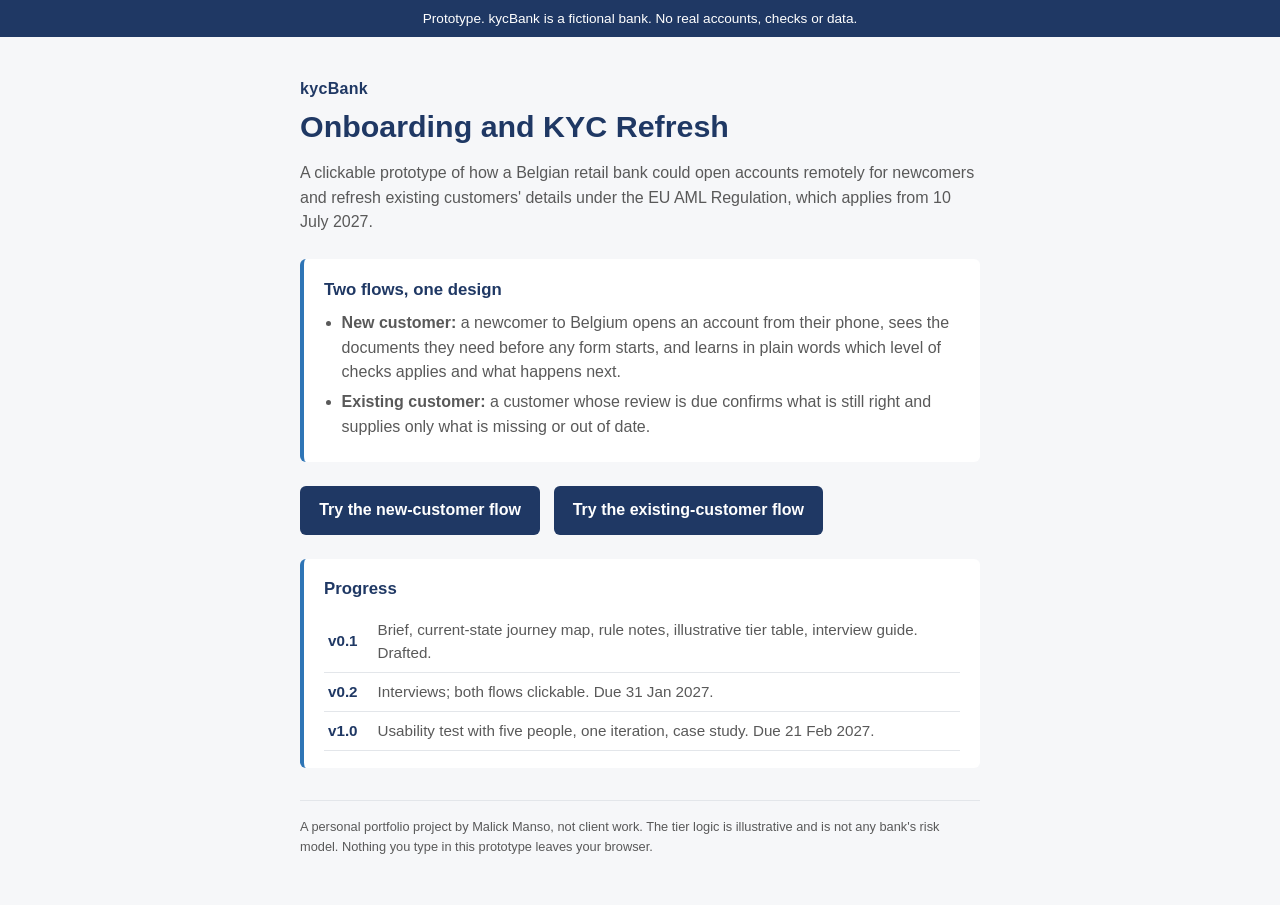
<file: index.html>
<!DOCTYPE html>
<html lang="en">
<head>
<meta charset="utf-8">
<meta name="viewport" content="width=device-width, initial-scale=1">
<title>kycBank prototype: Onboarding and KYC Refresh</title>
<link rel="icon" href="data:,">
<meta name="description" content="A personal portfolio prototype by Malick Manso. kycBank is a fictional bank.">
<style>
  :root { --navy:#1F3864; --grey:#595959; --blue:#2E75B6; --bg:#f6f7f9; }
  * { box-sizing:border-box; }
  body { margin:0; font-family:Arial, Helvetica, sans-serif; color:#1b1b1b; background:var(--bg); line-height:1.55; }
  .banner { background:var(--navy); color:#fff; font-size:.85rem; text-align:center; padding:.5rem 1rem; }
  main { max-width:720px; margin:0 auto; padding:2.5rem 1.25rem 3rem; }
  .brand { font-weight:700; color:var(--navy); letter-spacing:.02em; }
  h1 { color:var(--navy); font-size:1.9rem; line-height:1.2; margin:.4rem 0 1rem; }
  p { color:var(--grey); }
  .card { background:#fff; border-left:4px solid var(--blue); border-radius:6px; padding:1.1rem 1.25rem; margin:1.5rem 0; }
  .card h2 { font-size:1.05rem; color:var(--navy); margin:0 0 .5rem; }
  ul { padding-left:1.1rem; color:var(--grey); margin:.25rem 0; }
  li { margin:.3rem 0; }
  table { width:100%; border-collapse:collapse; font-size:.95rem; }
  td { padding:.45rem .25rem; border-bottom:1px solid #e3e6ea; color:var(--grey); }
  td:first-child { color:var(--navy); font-weight:700; white-space:nowrap; padding-right:1rem; }
  a.cta { display:inline-block; background:var(--navy); color:#fff; text-decoration:none; padding:.75rem 1.2rem; border-radius:6px; font-weight:700; }
  a.cta:focus-visible { outline:3px solid #f2b705; outline-offset:2px; }
  footer { font-size:.8rem; color:var(--grey); border-top:1px solid #e3e6ea; padding-top:1rem; margin-top:2rem; }
</style>
</head>
<body>
<div class="banner">Prototype. kycBank is a fictional bank. No real accounts, checks or data.</div>
<main>
  <div class="brand">kycBank</div>
  <h1>Onboarding and KYC Refresh</h1>
  <p>A clickable prototype of how a Belgian retail bank could open accounts remotely for newcomers and refresh existing customers' details under the EU AML Regulation, which applies from 10 July 2027.</p>

  <div class="card">
    <h2>Two flows, one design</h2>
    <ul>
      <li><strong>New customer:</strong> a newcomer to Belgium opens an account from their phone, sees the documents they need before any form starts, and learns in plain words which level of checks applies and what happens next.</li>
      <li><strong>Existing customer:</strong> a customer whose review is due confirms what is still right and supplies only what is missing or out of date.</li>
    </ul>
  </div>

  <p><a class="cta" href="open.html">Try the new-customer flow</a> &nbsp; <a class="cta" href="refresh.html">Try the existing-customer flow</a></p>

  <div class="card">
    <h2>Progress</h2>
    <table>
      <tr><td>v0.1</td><td>Brief, current-state journey map, rule notes, illustrative tier table, interview guide. Drafted.</td></tr>
      <tr><td>v0.2</td><td>Interviews; both flows clickable. Due 31 Jan 2027.</td></tr>
      <tr><td>v1.0</td><td>Usability test with five people, one iteration, case study. Due 21 Feb 2027.</td></tr>
    </table>
  </div>

  <footer>A personal portfolio project by Malick Manso, not client work. The tier logic is illustrative and is not any bank's risk model. Nothing you type in this prototype leaves your browser.</footer>
</main>
</body>
</html>
</file>
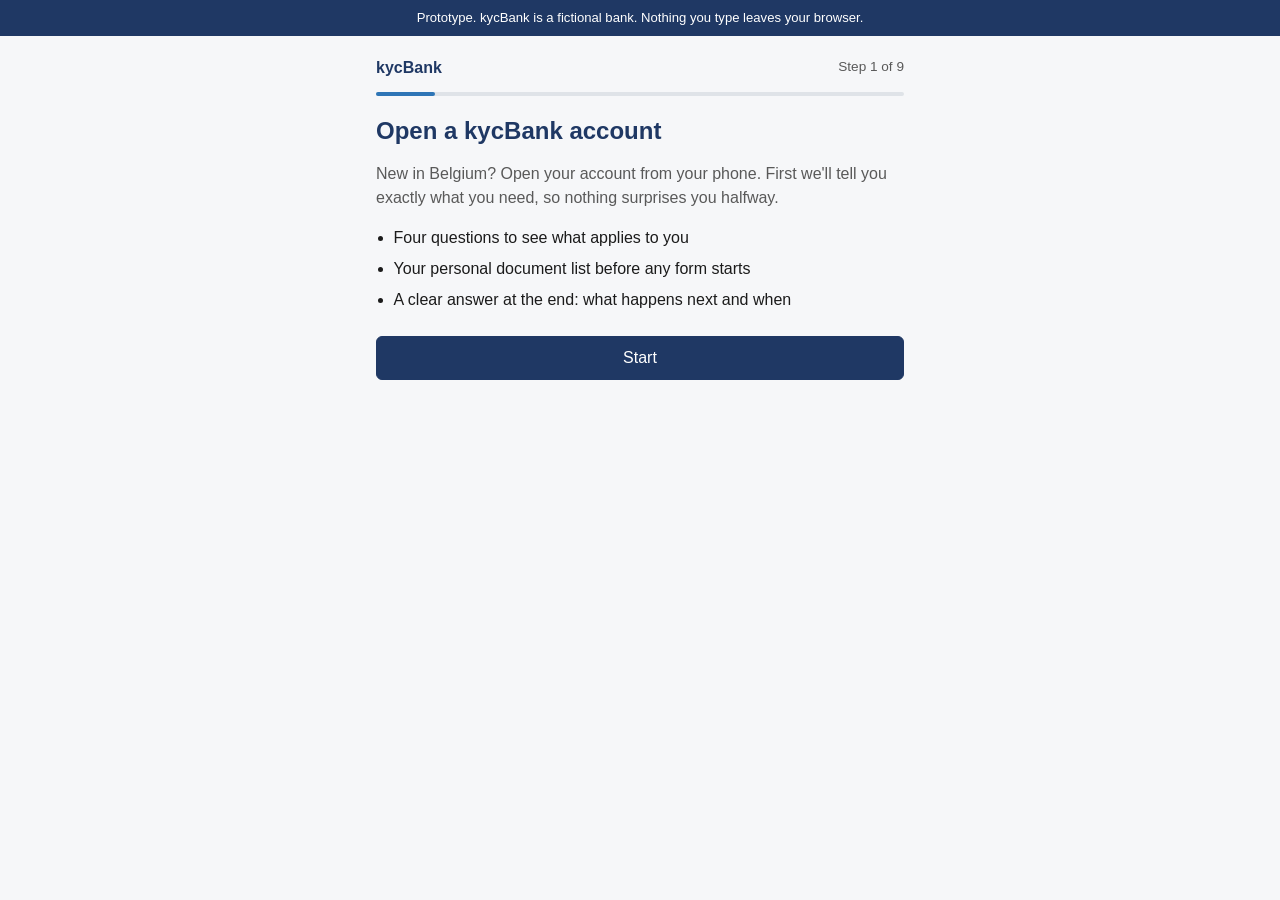
<file: open.html>
<!DOCTYPE html>
<html lang="en">
<head>
<meta charset="utf-8">
<meta name="viewport" content="width=device-width, initial-scale=1">
<title>Open an account: kycBank prototype</title>
<link rel="icon" href="data:,">
<link rel="stylesheet" href="css/app.css">
</head>
<body>
<div class="banner" id="banner">Prototype. kycBank is a fictional bank. Nothing you type leaves your browser.</div>
<div class="app">
  <div class="top"><span class="brand">kycBank</span><span class="step" id="step" aria-live="polite"></span></div>
  <div class="progress" aria-hidden="true"><div id="bar" style="width:0"></div></div>
  <main id="screen"></main>
</div>
<script src="js/tiers.js"></script>
<script src="js/flow1.js"></script>
</body>
</html>
</file>
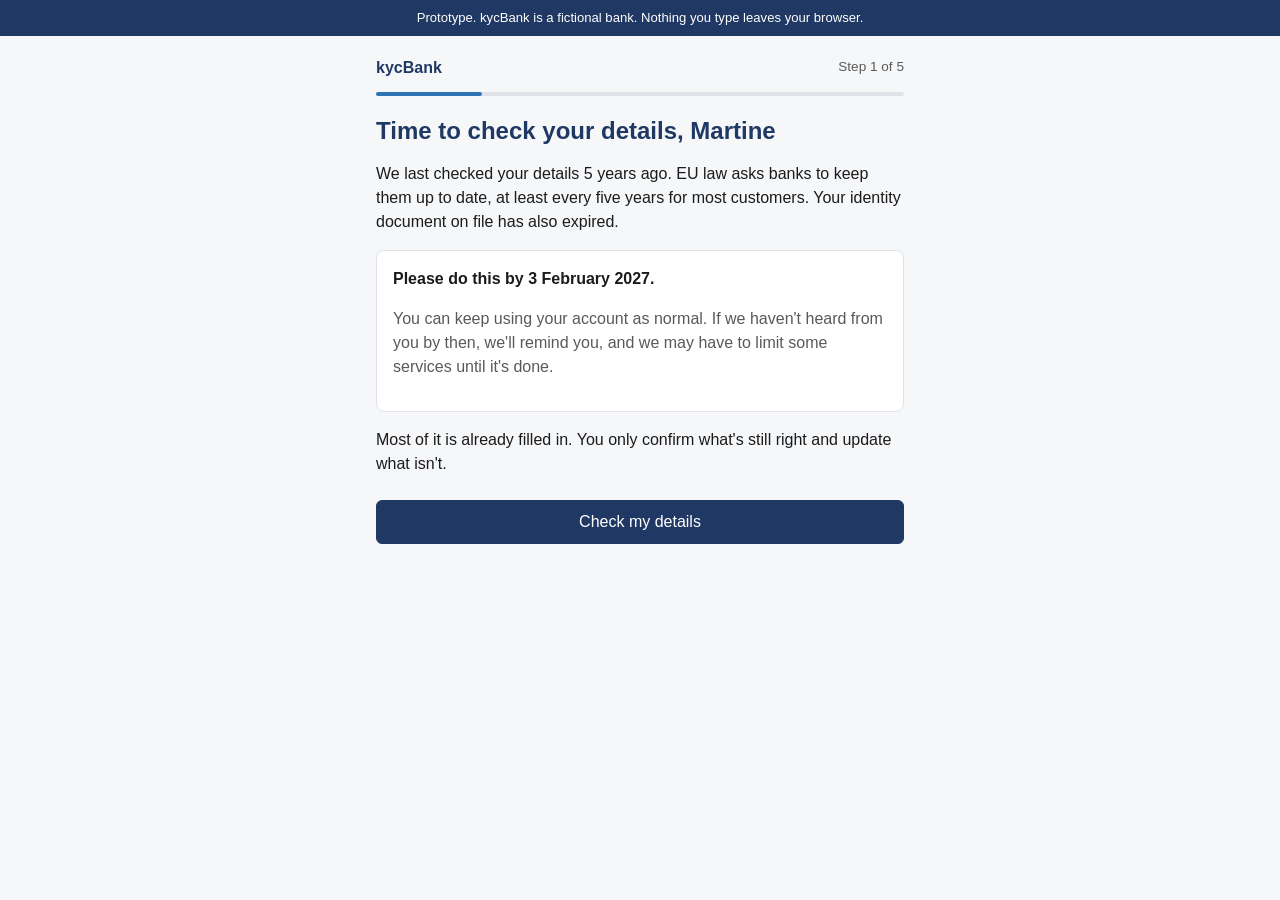
<file: refresh.html>
<!DOCTYPE html>
<html lang="en">
<head>
<meta charset="utf-8">
<meta name="viewport" content="width=device-width, initial-scale=1">
<title>Check your details: kycBank prototype</title>
<link rel="icon" href="data:,">
<link rel="stylesheet" href="css/app.css">
</head>
<body>
<div class="banner" id="banner">Prototype. kycBank is a fictional bank. Nothing you type leaves your browser.</div>
<div class="app">
  <div class="top"><span class="brand">kycBank</span><span class="step" id="step" aria-live="polite"></span></div>
  <div class="progress" aria-hidden="true"><div id="bar" style="width:0"></div></div>
  <main id="screen"></main>
</div>
<script src="js/tiers.js"></script>
<script src="js/flow2.js"></script>
</body>
</html>
</file>
<file: css/app.css>
:root { --navy:#1F3864; --grey:#595959; --blue:#2E75B6; --bg:#f6f7f9; --line:#dfe3e8; --ok:#1e7a46; --warn:#9a5b00; }
* { box-sizing:border-box; }
body { margin:0; font-family:Arial, Helvetica, sans-serif; color:#1b1b1b; background:var(--bg); line-height:1.5; }
.banner { background:var(--navy); color:#fff; font-size:.82rem; text-align:center; padding:.5rem 1rem; }
.app { max-width:560px; margin:0 auto; padding:1.25rem 1rem 3rem; }
.top { display:flex; justify-content:space-between; align-items:center; margin-bottom:.75rem; }
.brand { font-weight:700; color:var(--navy); }
.step { font-size:.85rem; color:var(--grey); }
.progress { height:4px; background:var(--line); border-radius:2px; margin-bottom:1.25rem; }
.progress > div { height:100%; background:var(--blue); border-radius:2px; transition:width .25s; }
h1 { color:var(--navy); font-size:1.5rem; line-height:1.25; margin:.25rem 0 .75rem; }
h1:focus { outline:none; }
p.lead, .muted { color:var(--grey); }
.card { background:#fff; border:1px solid var(--line); border-radius:8px; padding:1rem; margin:1rem 0; }
fieldset { border:0; padding:0; margin:0 0 1.25rem; }
legend { font-weight:700; color:#1b1b1b; margin-bottom:.4rem; padding:0; }
.opt { display:flex; gap:.6rem; align-items:flex-start; background:#fff; border:1px solid var(--line); border-radius:8px; padding:.7rem .8rem; margin:.4rem 0; cursor:pointer; }
.opt:has(input:checked) { border-color:var(--blue); box-shadow:0 0 0 1px var(--blue); }
.opt input { margin-top:.2rem; width:1.1rem; height:1.1rem; flex:none; }
details.why { margin:.2rem 0 .3rem; font-size:.9rem; color:var(--grey); }
details.why summary { cursor:pointer; color:var(--blue); }
label.field { display:block; font-weight:700; margin:.9rem 0 .3rem; }
input[type=text], input[type=date] { width:100%; padding:.65rem .7rem; font-size:1rem; border:1px solid #b9c0c8; border-radius:6px; font-family:inherit; }
.hint { font-size:.85rem; color:var(--grey); margin-top:.2rem; }
.check { display:flex; gap:.6rem; align-items:flex-start; margin:.75rem 0; }
.check input { margin-top:.25rem; width:1.1rem; height:1.1rem; flex:none; }
ul.list { padding-left:1.1rem; } ul.list li { margin:.45rem 0; }
ul.docs { list-style:none; padding:0; } ul.docs li { background:#fff; border:1px solid var(--line); border-radius:8px; padding:.7rem .8rem; margin:.5rem 0; }
ul.docs .why-line { display:block; font-size:.85rem; color:var(--grey); margin-top:.2rem; }
.note { font-size:.9rem; background:#eef4fb; border-left:3px solid var(--blue); padding:.6rem .75rem; border-radius:4px; color:#23364f; margin:.75rem 0; }
.sim { font-size:.85rem; background:#fff7e6; border-left:3px solid var(--warn); padding:.55rem .75rem; border-radius:4px; color:#5a3a00; margin:.75rem 0; }
.tier { border-left:5px solid var(--blue); }
.tier.enhanced { border-left-color:var(--warn); }
.tier h2 { margin:.1rem 0 .4rem; font-size:1.15rem; color:var(--navy); }
.actions { display:flex; gap:.75rem; margin-top:1.5rem; }
button { font-family:inherit; font-size:1rem; padding:.75rem 1.1rem; border-radius:6px; cursor:pointer; border:1px solid var(--navy); }
button.primary { background:var(--navy); color:#fff; flex:1; }
button.primary:disabled { background:#9aa6b8; border-color:#9aa6b8; cursor:not-allowed; }
button.secondary { background:#fff; color:var(--navy); }
button.route { display:block; width:100%; text-align:left; background:#fff; color:#1b1b1b; border:1px solid var(--line); margin:.5rem 0; }
button.route strong { display:block; color:var(--navy); }
.done-tick { color:var(--ok); font-weight:700; }
.error { color:#a3160b; font-size:.9rem; margin-top:.5rem; }
pre.log { white-space:pre-wrap; font-size:.8rem; background:#fff; border:1px solid var(--line); padding:.75rem; border-radius:6px; }
button:focus-visible, input:focus-visible, summary:focus-visible { outline:3px solid #f2b705; outline-offset:2px; }
/* flow 2 */
h2.group { font-size:1rem; color:var(--navy); margin:1.25rem 0 .4rem; }
ul.items { list-style:none; padding:0; margin:0; }
ul.items > li { background:#fff; border:1px solid var(--line); border-radius:8px; padding:.7rem .8rem; margin:.5rem 0; }
ul.items fieldset { margin:0; }
.rowhead { display:flex; justify-content:space-between; gap:.5rem; align-items:baseline; font-size:.88rem; }
.rowval { display:flex; justify-content:space-between; gap:.75rem; align-items:center; margin-top:.25rem; }
.badge { font-size:.78rem; padding:.15rem .45rem; border-radius:10px; background:#e8eef6; color:#23364f; white-space:nowrap; }
.badge.ok { background:#e5f3ea; color:var(--ok); }
.badge.warn { background:#fff1d6; color:#6b4000; white-space:normal; text-align:right; }
button.small { padding:.45rem .7rem; font-size:.9rem; flex:none; }
input + fieldset { margin-top:1.25rem; }
</file>
